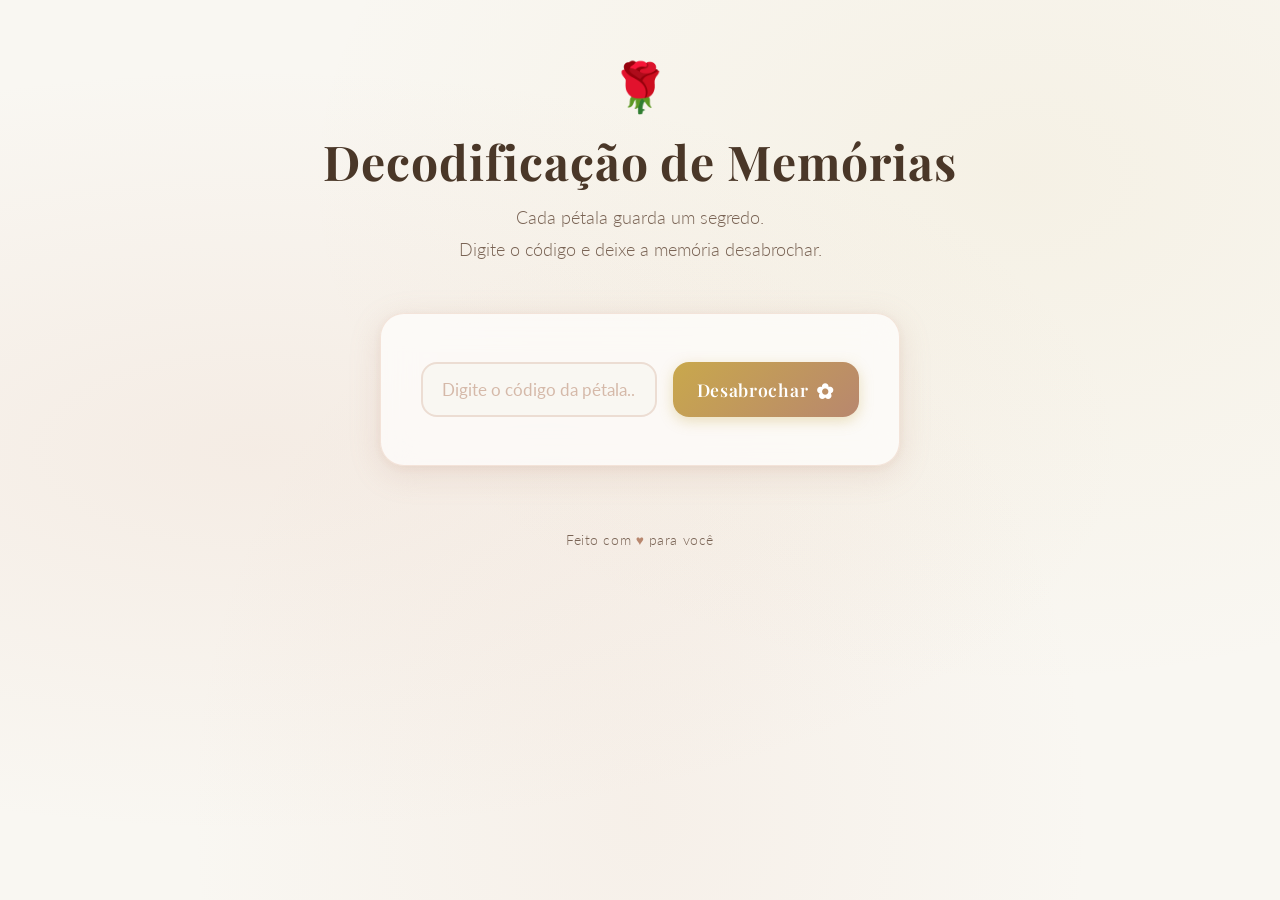
<file: frontend/index.html>
<!DOCTYPE html>
<html lang="pt-BR">

<head>
    <meta charset="UTF-8">
    <meta name="viewport" content="width=device-width, initial-scale=1.0">
    <meta name="description"
        content="Decodificação de Memórias — Desvende cada pétala e descubra uma memória especial escondida.">

    <title>Decodificação de Memórias 🌹</title>

    <!-- Google Fonts -->
    <link rel="preconnect" href="https://fonts.googleapis.com">
    <link rel="preconnect" href="https://fonts.gstatic.com" crossorigin>
    <link
        href="https://fonts.googleapis.com/css2?family=Playfair+Display:ital,wght@0,400;0,600;0,700;1,400&family=Lato:wght@300;400;700&family=Alegreya:ital,wght@0,400;0,500;1,400;1,500&display=swap"
        rel="stylesheet">

    <!-- Styles -->
    <link rel="stylesheet" href="assets/css/style.css">
</head>

<body>

    <!-- Decorative floating petals -->
    <div class="petals-container" aria-hidden="true">
        <div class="petal petal--1"></div>
        <div class="petal petal--2"></div>
        <div class="petal petal--3"></div>
        <div class="petal petal--4"></div>
        <div class="petal petal--5"></div>
        <div class="petal petal--6"></div>
    </div>

    <!-- Main content -->
    <main class="main">
        <header class="header">
            <p class="header__rose" aria-hidden="true">🌹</p>
            <h1 class="header__title">Decodificação de Memórias</h1>
            <p class="header__subtitle">Cada pétala guarda um segredo.<br>Digite o código e deixe a memória desabrochar.
            </p>
        </header>

        <!-- Input card -->
        <section class="decoder" aria-label="Decodificador de memórias">
            <div class="decoder__card">
                <div class="decoder__input-group">
                    <label for="memory-code" class="sr-only">Código da memória</label>
                    <input type="text" id="memory-code" class="decoder__input"
                        placeholder="Digite o código da pétala..." autocomplete="off" spellcheck="false">
                    <button id="btn-decode" class="decoder__button" type="button">
                        <span class="decoder__button-text">Desabrochar</span>
                        <span class="decoder__button-icon" aria-hidden="true">✿</span>
                    </button>
                </div>

                <!-- Error area -->
                <div id="error-area" class="error-message" hidden>
                    <p id="error-text" class="error-message__text"></p>
                </div>
            </div>
        </section>

        <!-- Memory section — revealed after decoding -->
        <section id="memory-section" class="memory-section" hidden aria-live="polite">
            <div class="memory-section__header">
                <div class="memory-divider" aria-hidden="true">
                    <span class="memory-divider__icon">❀</span>
                </div>
                <h2 id="memory-title" class="memory-section__title"></h2>
            </div>

            <!-- Cards grid rendered by main.js -->
            <div id="memory-cards" class="memory-cards" role="list"></div>
        </section>

        <footer class="footer">
            <p class="footer__text">Feito com <span class="footer__heart">♥</span> para você</p>
        </footer>
    </main>

    <!-- Scripts -->
    <script src="js/api.js"></script>
    <script src="js/main.js"></script>
</body>

</html>
</file>
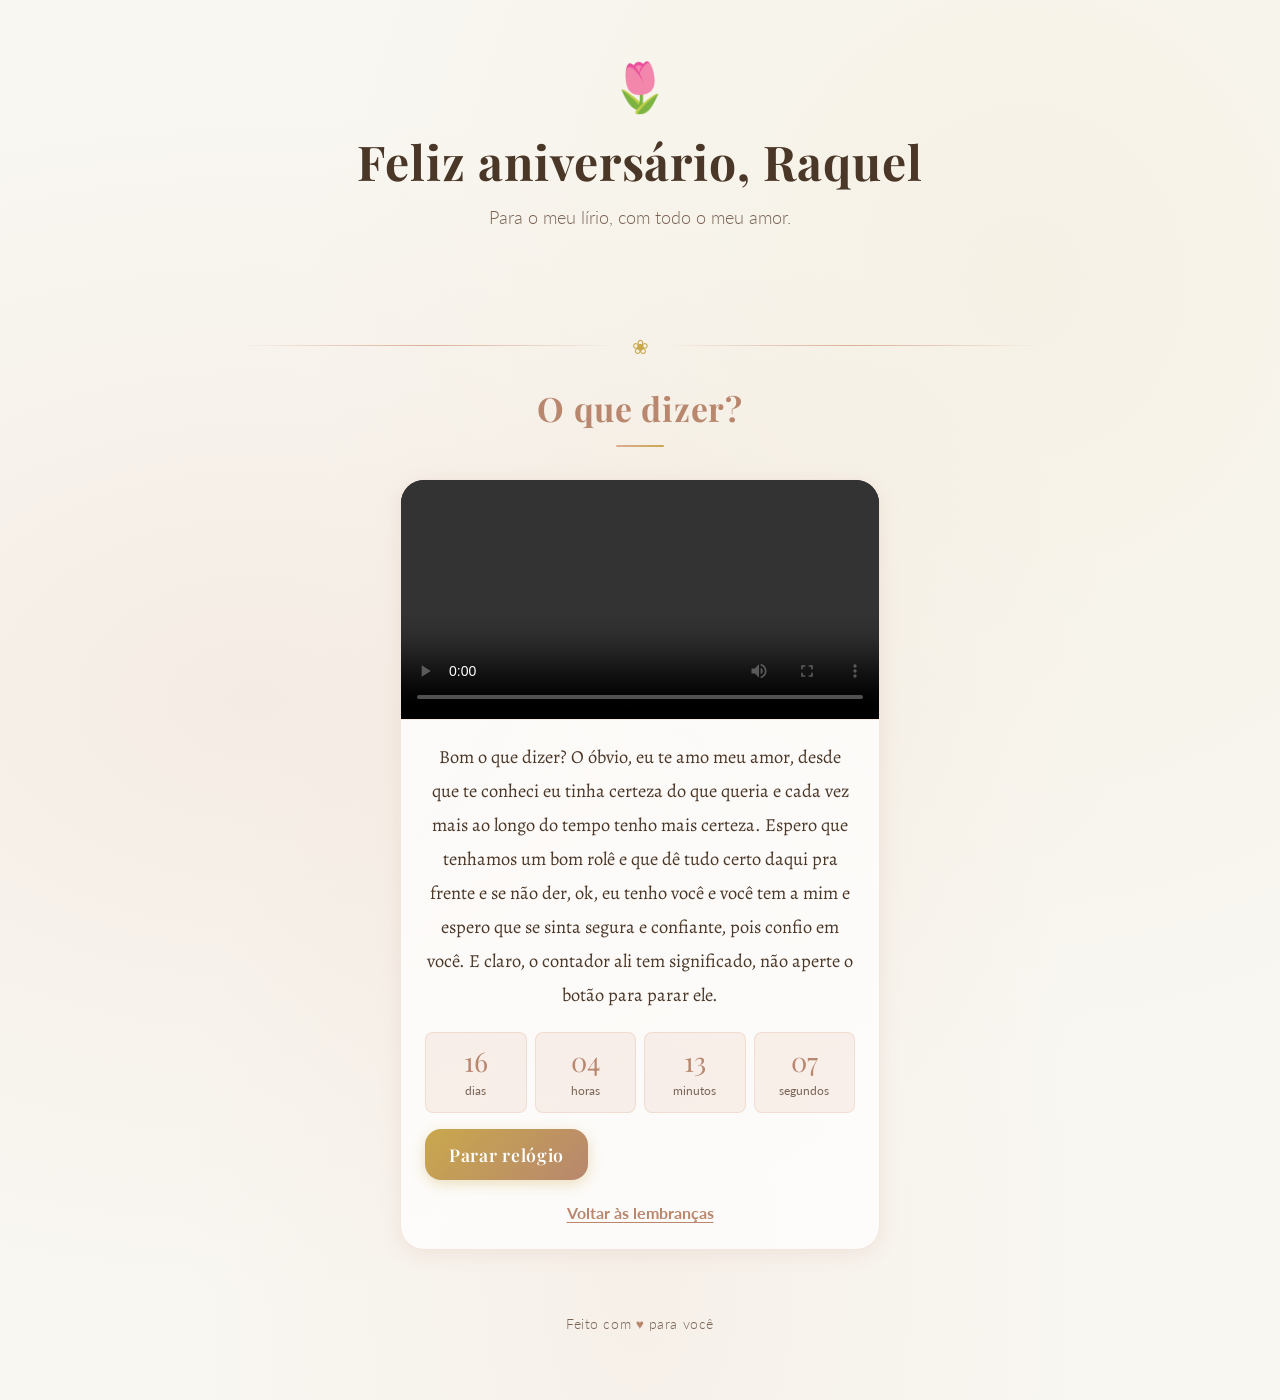
<file: frontend/niver.html>
<!DOCTYPE html>
<html lang="pt-BR">

<head>
    <meta charset="UTF-8">
    <meta name="viewport" content="width=device-width, initial-scale=1.0">
    <meta name="description" content="Uma mensagem especial de aniversário para Raquel.">
    <title>Feliz aniversário, Raquel</title>
    <link rel="preconnect" href="https://fonts.googleapis.com">
    <link rel="preconnect" href="https://fonts.gstatic.com" crossorigin>
    <link
        href="https://fonts.googleapis.com/css2?family=Playfair+Display:ital,wght@0,400;0,600;0,700;1,400&family=Lato:wght@300;400;700&family=Alegreya:ital,wght@0,400;0,500;1,400;1,500&display=swap"
        rel="stylesheet">
    <link rel="stylesheet" href="assets/css/style.css">
</head>

<body>
    <div class="petals-container" aria-hidden="true">
        <div class="petal petal--1"></div>
        <div class="petal petal--2"></div>
        <div class="petal petal--3"></div>
        <div class="petal petal--4"></div>
        <div class="petal petal--5"></div>
        <div class="petal petal--6"></div>
    </div>

    <main class="main">
        <header class="header">
            <p class="header__rose" aria-hidden="true">🌷</p>
            <h1 class="header__title">Feliz aniversário, Raquel</h1>
            <p class="header__subtitle">Para o meu lírio, com todo o meu amor.</p>
        </header>

        <section class="memory-section" aria-labelledby="birthday-title">
            <div class="memory-section__header">
                <div class="memory-divider" aria-hidden="true">
                    <span class="memory-divider__icon">❀</span>
                </div>
                <h2 id="birthday-title" class="memory-section__title">O que dizer?</h2>
            </div>

            <div class="memory-cards memory-cards--single" role="list">
                <article class="memory-card" role="listitem">
                    <div class="memory-card__image-wrap">
                        <video class="memory-card__video" controls playsinline preload="metadata">
                            <source src="./assets/fotos/niver-pulsando.mp4" type="video/mp4">
                            Seu navegador não consegue reproduzir este vídeo.
                        </video>
                    </div>
                    <div class="memory-card__body">
                        <p class="memory-card__text">
                            Bom o que dizer? O óbvio, eu te amo meu amor, desde que te conheci eu tinha certeza do que queria e cada vez mais ao longo do tempo tenho mais certeza. Espero que tenhamos um bom rolê e que dê tudo certo daqui pra frente e se não der, ok, eu tenho você e você tem a mim e espero que se sinta segura e confiante, pois confio em você. E claro, o contador ali tem significado, não aperte o botão para parar ele.
                        </p>
                        <div class="birthday-countdown" role="timer" aria-label="Tempo transcorrido desde 19 de novembro de 2026" aria-live="off">
                            <div class="birthday-countdown__unit">
                                <span class="birthday-countdown__value" data-countdown="days">0</span>
                                <span class="birthday-countdown__label">dias</span>
                            </div>
                            <div class="birthday-countdown__unit">
                                <span class="birthday-countdown__value" data-countdown="hours">00</span>
                                <span class="birthday-countdown__label">horas</span>
                            </div>
                            <div class="birthday-countdown__unit">
                                <span class="birthday-countdown__value" data-countdown="minutes">00</span>
                                <span class="birthday-countdown__label">minutos</span>
                            </div>
                            <div class="birthday-countdown__unit">
                                <span class="birthday-countdown__value" data-countdown="seconds">00</span>
                                <span class="birthday-countdown__label">segundos</span>
                            </div>
                        </div>
                        <button class="decoder__button birthday-countdown__stop" id="stop-countdown" type="button">
                            Parar relógio
                        </button>
                        <a class="memory-card__back-link" href="./index.html">Voltar às lembranças</a>
                    </div>
                </article>
            </div>
        </section>

        <footer class="footer">
            <p class="footer__text">Feito com <span class="footer__heart">♥</span> para você</p>
        </footer>
    </main>

    <script src="js/niver.js"></script>
</body>

</html>
</file>
<file: frontend/assets/css/style.css>
/* ============================================================
   DECODIFICAÇÃO DE MEMÓRIAS — Stylesheet
   Palette:  Rosa Seco #DCAE96 · Off-white #F9F7F2 · Dourado #C9A84C
   Fonts:    Playfair Display (headings) · Lato (body)
   ============================================================ */

/* ---------- Reset & Base ---------- */
*,
*::before,
*::after {
    margin: 0;
    padding: 0;
    box-sizing: border-box;
}

:root {
    --clr-rosa: #DCAE96;
    --clr-rosa-light: #ecddd3;
    --clr-rosa-dark: #b8876e;
    --clr-offwhite: #F9F7F2;
    --clr-cream: #FFF8F0;
    --clr-gold: #C9A84C;
    --clr-gold-light: #e0cc8a;
    --clr-text: #4a3728;
    --clr-text-light: #7a6455;
    --clr-error: #c0605a;
    --clr-error-bg: #fdf0ef;

    --ff-heading: 'Playfair Display', Georgia, 'Times New Roman', serif;
    --ff-body: 'Lato', 'Segoe UI', Tahoma, sans-serif;
    --ff-card: 'Alegreya', Georgia, serif;

    --radius-sm: 8px;
    --radius-md: 16px;
    --radius-lg: 24px;

    --shadow-card: 0 8px 32px rgba(185, 135, 110, 0.18),
        0 2px 8px rgba(185, 135, 110, 0.10);
    --shadow-btn: 0 4px 14px rgba(201, 168, 76, 0.35);

    --transition: 0.3s ease;
}

html {
    font-size: 16px;
    scroll-behavior: smooth;
}

body {
    font-family: var(--ff-body);
    color: var(--clr-text);
    min-height: 100vh;
    overflow-x: hidden;
    line-height: 1.6;
    background:
        radial-gradient(ellipse at 20% 50%, rgba(220, 174, 150, 0.15) 0%, transparent 60%),
        radial-gradient(ellipse at 80% 20%, rgba(201, 168, 76, 0.08) 0%, transparent 50%),
        radial-gradient(ellipse at 50% 90%, rgba(220, 174, 150, 0.10) 0%, transparent 50%),
        var(--clr-offwhite);
}

/* Screen-reader only */
.sr-only {
    position: absolute;
    width: 1px;
    height: 1px;
    padding: 0;
    margin: -1px;
    overflow: hidden;
    clip: rect(0, 0, 0, 0);
    white-space: nowrap;
    border: 0;
}

/* ---------- Floating Petals ---------- */
.petals-container {
    position: fixed;
    inset: 0;
    pointer-events: none;
    z-index: 0;
    overflow: hidden;
}

.petal {
    position: absolute;
    width: 18px;
    height: 18px;
    background: var(--clr-rosa);
    border-radius: 50% 0 50% 50%;
    opacity: 0;
    animation: petal-fall linear infinite;
}

.petal--1 {
    left: 10%;
    animation-duration: 12s;
    animation-delay: 0s;
    width: 14px;
    height: 14px;
}

.petal--2 {
    left: 25%;
    animation-duration: 15s;
    animation-delay: 2s;
    width: 10px;
    height: 10px;
}

.petal--3 {
    left: 45%;
    animation-duration: 18s;
    animation-delay: 5s;
    width: 16px;
    height: 16px;
}

.petal--4 {
    left: 65%;
    animation-duration: 13s;
    animation-delay: 3s;
    width: 12px;
    height: 12px;
}

.petal--5 {
    left: 80%;
    animation-duration: 16s;
    animation-delay: 7s;
    width: 18px;
    height: 18px;
}

.petal--6 {
    left: 92%;
    animation-duration: 20s;
    animation-delay: 1s;
    width: 10px;
    height: 10px;
}

@keyframes petal-fall {
    0% {
        transform: translateY(-30px) rotate(0deg);
        opacity: 0;
    }

    10% {
        opacity: 0.45;
    }

    90% {
        opacity: 0.35;
    }

    100% {
        transform: translateY(105vh) rotate(360deg);
        opacity: 0;
    }
}

/* ---------- Main Layout ---------- */
.main {
    position: relative;
    z-index: 1;
    display: flex;
    flex-direction: column;
    align-items: center;
    padding: 3rem 1rem 4rem;
    gap: 0;
}

/* ---------- Header ---------- */
.header {
    text-align: center;
    margin-bottom: 2.5rem;
    animation: fade-in-down 1s ease both;
}

.header__rose {
    font-size: 3rem;
    margin-bottom: 0.5rem;
    animation: gentle-pulse 3s ease-in-out infinite;
    display: block;
}

.header__title {
    font-family: var(--ff-heading);
    font-weight: 700;
    font-size: clamp(1.8rem, 5vw, 3rem);
    color: var(--clr-text);
    letter-spacing: 0.02em;
    line-height: 1.2;
    margin-bottom: 0.75rem;
}

.header__subtitle {
    font-family: var(--ff-body);
    font-weight: 300;
    font-size: clamp(0.95rem, 2.5vw, 1.15rem);
    color: var(--clr-text-light);
    line-height: 1.7;
}

/* ---------- Decoder Card ---------- */
.decoder {
    width: 100%;
    max-width: 520px;
    animation: fade-in-up 1s 0.3s ease both;
}

.decoder__card {
    background: rgba(255, 255, 255, 0.65);
    backdrop-filter: blur(16px);
    -webkit-backdrop-filter: blur(16px);
    border: 1px solid rgba(220, 174, 150, 0.3);
    border-radius: var(--radius-lg);
    padding: 2.5rem 2rem;
    box-shadow: var(--shadow-card);
    transition: box-shadow var(--transition);
}

.decoder__card:hover {
    box-shadow: 0 12px 40px rgba(185, 135, 110, 0.22),
        0 4px 12px rgba(185, 135, 110, 0.12);
}

.decoder__input-group {
    display: flex;
    flex-direction: column;
    gap: 1rem;
}

.decoder__input {
    width: 100%;
    font-family: var(--ff-body);
    font-size: 1.05rem;
    color: var(--clr-text);
    background: var(--clr-offwhite);
    border: 2px solid var(--clr-rosa-light);
    border-radius: var(--radius-md);
    padding: 0.9rem 1.2rem;
    outline: none;
    transition: border-color var(--transition), box-shadow var(--transition);
}

.decoder__input::placeholder {
    color: var(--clr-rosa-dark);
    opacity: 0.55;
    font-style: normal;
}

.decoder__input:focus {
    border-color: var(--clr-gold);
    box-shadow: 0 0 0 4px rgba(201, 168, 76, 0.15);
}

.decoder__button {
    display: inline-flex;
    align-items: center;
    justify-content: center;
    gap: 0.5rem;
    width: 100%;
    font-family: var(--ff-heading);
    font-size: 1.1rem;
    font-weight: 600;
    letter-spacing: 0.04em;
    color: #fff;
    background: linear-gradient(135deg, var(--clr-gold), var(--clr-rosa-dark));
    border: none;
    border-radius: var(--radius-md);
    padding: 0.85rem 1.5rem;
    cursor: pointer;
    box-shadow: var(--shadow-btn);
    transition: transform var(--transition), box-shadow var(--transition), filter var(--transition);
}

.decoder__button:hover {
    transform: translateY(-2px);
    box-shadow: 0 6px 20px rgba(201, 168, 76, 0.45);
    filter: brightness(1.06);
}

.decoder__button:active {
    transform: translateY(0);
    box-shadow: 0 2px 8px rgba(201, 168, 76, 0.30);
}

.decoder__button:focus-visible,
.memory-card__action:focus-visible,
.memory-card__back-link:focus-visible {
    outline: 3px solid rgba(201, 168, 76, 0.45);
    outline-offset: 3px;
}

.decoder__button:disabled {
    cursor: wait;
    filter: grayscale(0.15);
    opacity: 0.8;
}

.decoder__button-icon {
    font-size: 1.3rem;
    transition: transform 0.4s ease;
}

.decoder__button:hover .decoder__button-icon {
    transform: rotate(45deg) scale(1.15);
}

/* ---------- Error ---------- */
.error-message {
    margin-top: 1.5rem;
    padding: 1rem 1.25rem;
    background: var(--clr-error-bg);
    border: 1px solid rgba(192, 96, 90, 0.25);
    border-radius: var(--radius-sm);
    animation: fade-in 0.4s ease both;
}

.error-message__text {
    font-size: 0.95rem;
    color: var(--clr-error);
    text-align: center;
    line-height: 1.5;
}

/* ---------- Memory Section ---------- */
.memory-section {
    width: 100%;
    max-width: 800px;
    margin-top: 3rem;
    animation: fade-in-up 0.7s ease both;
}

.memory-section__header {
    text-align: center;
    margin-bottom: 2rem;
}

/* Decorative divider */
.memory-divider {
    display: flex;
    align-items: center;
    gap: 0;
    margin-bottom: 1.25rem;
}

.memory-divider::before,
.memory-divider::after {
    content: '';
    flex: 1;
    height: 1px;
    background: linear-gradient(90deg, transparent, var(--clr-rosa), transparent);
}

.memory-divider__icon {
    margin: 0 1rem;
    color: var(--clr-gold);
    font-size: 1.25rem;
}

.memory-section__title {
    font-family: var(--ff-heading);
    font-size: clamp(1.5rem, 4vw, 2.1rem);
    font-weight: 700;
    color: var(--clr-rosa-dark);
    letter-spacing: 0.02em;
}

.memory-section__title::after {
    content: '';
    display: block;
    width: 48px;
    height: 2px;
    background: linear-gradient(90deg, var(--clr-rosa), var(--clr-gold));
    margin: 0.6rem auto 0;
    border-radius: 2px;
}

/* ---------- Memory Cards Grid ---------- */
.memory-cards {
    display: grid;
    grid-template-columns: 1fr;
    gap: 1.75rem;
    align-items: start;
}

/* Single card — centers and constrains width */
.memory-cards--single {
    grid-template-columns: 1fr;
    max-width: 480px;
    margin-inline: auto;
}

@media (min-width: 580px) {
    .memory-cards:not(.memory-cards--single) {
        grid-template-columns: repeat(2, 1fr);
    }
}

/* ---------- Memory Card ---------- */
.memory-card {
    background: rgba(255, 255, 255, 0.72);
    backdrop-filter: blur(12px);
    -webkit-backdrop-filter: blur(12px);
    border: 1px solid rgba(220, 174, 150, 0.28);
    border-radius: var(--radius-lg);
    overflow: hidden;
    box-shadow: 0 4px 20px rgba(185, 135, 110, 0.13);
    transition: transform var(--transition), box-shadow var(--transition);

    /* Stagger animation via CSS custom property set by JS */
    animation: card-bloom 0.55s ease both;
    animation-delay: calc(var(--card-index, 0) * 120ms);
}

.memory-card:hover {
    transform: translateY(-5px);
    box-shadow: 0 14px 36px rgba(185, 135, 110, 0.22);
}

/* Image wrapper — height defined by the photo itself */
.memory-card__image-wrap {
    width: 100%;
    overflow: hidden;
    background: var(--clr-rosa-light);
}

.memory-card__image {
    width: 100%;
    height: auto;
    display: block;
    transition: transform 0.5s ease;
}

.memory-card:hover .memory-card__image {
    transform: scale(1.05);
}

/* Text area below the image */
.memory-card__body {
    padding: 1.25rem 1.5rem 1.5rem;
    border-top: 1px solid rgba(220, 174, 150, 0.22);
}

.memory-card__text {
    font-family: var(--ff-card);
    font-size: 1.15rem;
    color: var(--clr-text);
    line-height: 1.85;
    text-align: center;
    min-height: 1.5rem;
}

.memory-card__formatted-text {
    font-family: var(--ff-card);
    text-align: center;
}

.memory-card__formatted-title {
    font-family: var(--ff-heading);
    color: var(--clr-rosa-dark);
    font-size: 1.25rem;
    margin-bottom: 0.75rem;
}

.memory-card__formatted-highlight {
    font-weight: 700;
    margin-bottom: 0.75rem;
}

.memory-card__formatted-label {
    font-family: var(--ff-heading);
    margin: 0.75rem 0 0.35rem;
}

.memory-card__formatted-list {
    display: inline-block;
    text-align: left;
    margin: 0 0 0.75rem 1.25rem;
}

.memory-card__formatted-message {
    line-height: 1.75;
}

.memory-card__action {
    display: block;
    width: fit-content;
    max-width: 100%;
    margin: 1.25rem auto 0;
    padding: 0.75rem 1.25rem;
    color: #fff;
    background: linear-gradient(135deg, var(--clr-gold), var(--clr-rosa-dark));
    border-radius: var(--radius-sm);
    box-shadow: var(--shadow-btn);
    font-family: var(--ff-heading);
    font-size: 1rem;
    font-weight: 600;
    text-align: center;
    text-decoration: none;
    transition: transform var(--transition), filter var(--transition);
}

.memory-card__action:hover {
    transform: translateY(-2px);
    filter: brightness(1.06);
}

.memory-card__video {
    display: block;
    width: 100%;
    height: auto;
    background: #241e1b;
}

.birthday-countdown {
    display: grid;
    grid-template-columns: repeat(4, minmax(0, 1fr));
    gap: 0.5rem;
    margin-top: 1.25rem;
}

.birthday-countdown__unit {
    padding: 0.75rem 0.35rem;
    background: rgba(220, 174, 150, 0.16);
    border: 1px solid rgba(220, 174, 150, 0.3);
    border-radius: var(--radius-sm);
    text-align: center;
}

.birthday-countdown__value {
    display: block;
    color: var(--clr-rosa-dark);
    font-family: var(--ff-heading);
    font-size: clamp(1.15rem, 5vw, 1.7rem);
    font-variant-numeric: tabular-nums;
    line-height: 1.2;
}

.birthday-countdown__label {
    display: block;
    margin-top: 0.2rem;
    color: var(--clr-text-light);
    font-size: 0.75rem;
}

.birthday-countdown__stop {
    margin-top: 1rem;
}

.birthday-countdown__stop:disabled {
    cursor: default;
    filter: grayscale(0.2);
    opacity: 0.75;
}

.memory-card__back-link {
    display: block;
    width: fit-content;
    margin: 1.25rem auto 0;
    color: var(--clr-rosa-dark);
    font-weight: 700;
    text-align: center;
    text-decoration-thickness: 1px;
    text-underline-offset: 0.2em;
}

/* ---------- Footer ---------- */
.footer {
    margin-top: 4rem;
    animation: fade-in 1s 0.6s ease both;
}

.footer__text {
    font-weight: 300;
    font-size: 0.85rem;
    color: var(--clr-text-light);
    letter-spacing: 0.04em;
    text-align: center;
}

.footer__heart {
    color: var(--clr-rosa-dark);
    display: inline-block;
    animation: heartbeat 1.5s ease-in-out infinite;
}

/* ---------- Animations ---------- */
@keyframes fade-in {
    from {
        opacity: 0;
    }

    to {
        opacity: 1;
    }
}

@keyframes fade-in-down {
    from {
        opacity: 0;
        transform: translateY(-20px);
    }

    to {
        opacity: 1;
        transform: translateY(0);
    }
}

@keyframes fade-in-up {
    from {
        opacity: 0;
        transform: translateY(24px);
    }

    to {
        opacity: 1;
        transform: translateY(0);
    }
}

@keyframes card-bloom {
    0% {
        opacity: 0;
        transform: scale(0.93) translateY(12px);
    }

    60% {
        transform: scale(1.02) translateY(-2px);
    }

    100% {
        opacity: 1;
        transform: scale(1) translateY(0);
    }
}

@keyframes spin {
    to {
        transform: rotate(360deg);
    }
}

@keyframes gentle-pulse {

    0%,
    100% {
        transform: scale(1);
    }

    50% {
        transform: scale(1.08);
    }
}

@keyframes heartbeat {

    0%,
    100% {
        transform: scale(1);
    }

    15% {
        transform: scale(1.25);
    }

    30% {
        transform: scale(1);
    }

    45% {
        transform: scale(1.18);
    }

    60% {
        transform: scale(1);
    }
}

/* ---------- Responsive ---------- */
@media (min-width: 480px) {
    .decoder__input-group {
        flex-direction: row;
    }

    .decoder__input {
        flex: 1;
    }

    .decoder__button {
        width: auto;
        white-space: nowrap;
    }
}

@media (min-width: 768px) {
    .decoder__card {
        padding: 3rem 2.5rem;
    }

    .header {
        margin-bottom: 3rem;
    }
}

@media (max-width: 359px) {
    .decoder__card {
        padding: 1.5rem 1.15rem;
    }

    .header__title {
        font-size: 1.6rem;
    }
}
</file>
